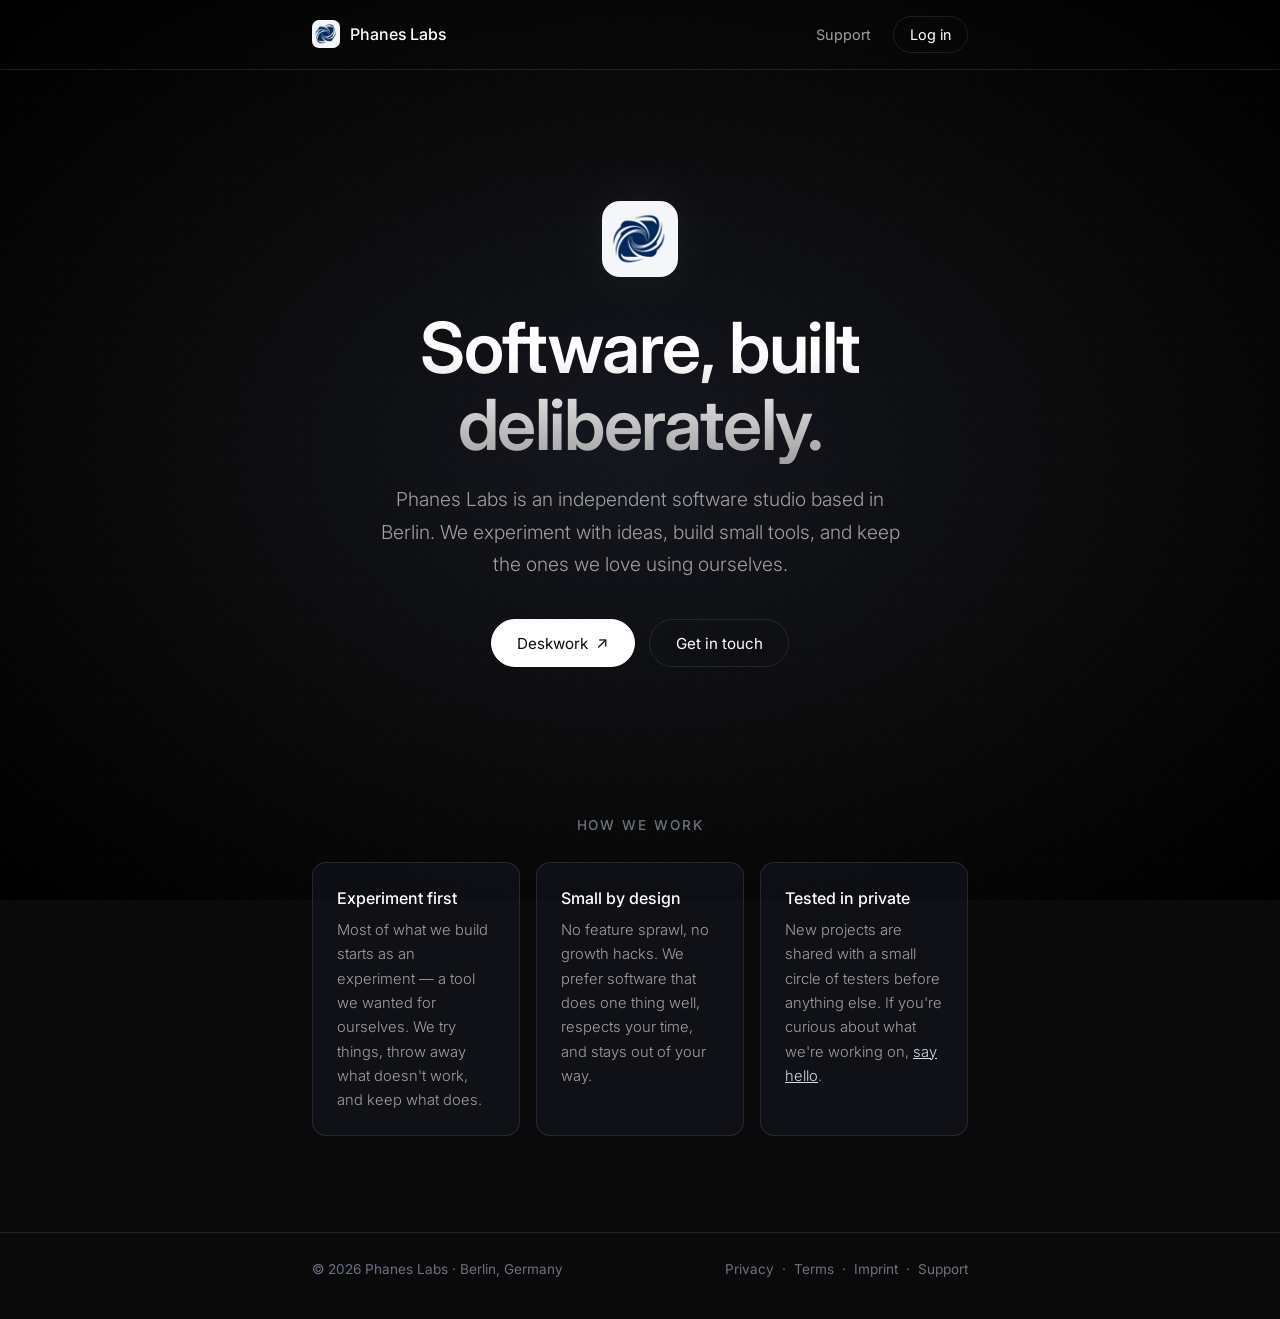
<file: index.html>
<!doctype html>
<html lang="en">
<head>
  <meta charset="utf-8" />
  <meta name="viewport" content="width=device-width, initial-scale=1" />
  <title>Phanes Labs</title>
  <meta name="description" content="Phanes Labs is an independent software studio based in Berlin." />
  <link rel="preconnect" href="https://fonts.googleapis.com" />
  <link rel="preconnect" href="https://fonts.gstatic.com" crossorigin />
  <link rel="stylesheet" href="https://fonts.googleapis.com/css2?family=Inter:wght@300;400;500;600&display=swap" />
  <link rel="stylesheet" href="/styles.css" />
  <link rel="icon" type="image/png" href="/favicon.png" />
  <link rel="apple-touch-icon" href="/apple-touch-icon.png" />
</head>
<body>
  <header class="site">
    <div class="wrap">
      <a class="brand" href="/">
        <img src="/logo.png" alt="" width="28" height="28" />
        Phanes Labs
      </a>
      <nav class="site">
        <a href="/support">Support</a>
        <a class="pill" href="https://app.phaneslabs.com">Log in</a>
      </nav>
    </div>
  </header>

  <main>
    <section class="hero-section">
      <div class="wrap hero">
        <img class="mark" src="/logo.png" alt="Phanes Labs logo" width="76" height="76" />
        <h1>Software, built<br />deliberately.</h1>
        <p class="lede">
          Phanes Labs is an independent software studio based in Berlin.
          We experiment with ideas, build small tools, and keep the ones
          we love using ourselves.
        </p>
        <div class="actions">
          <a class="btn primary" href="https://app.phaneslabs.com">Deskwork <span class="arrow">↗</span></a>
          <a class="btn outline" href="mailto:info@phaneslabs.com">Get in touch</a>
        </div>
      </div>
    </section>

    <section class="below">
      <div class="wrap">
        <h2 class="section-title">How we work</h2>
        <div class="cards">
          <div class="card">
            <h3>Experiment first</h3>
            <p>
              Most of what we build starts as an experiment — a tool we
              wanted for ourselves. We try things, throw away what doesn't
              work, and keep what does.
            </p>
          </div>
          <div class="card">
            <h3>Small by design</h3>
            <p>
              No feature sprawl, no growth hacks. We prefer software that
              does one thing well, respects your time, and stays out of
              your way.
            </p>
          </div>
          <div class="card">
            <h3>Tested in private</h3>
            <p>
              New projects are shared with a small circle of testers before
              anything else. If you're curious about what we're working on,
              <a href="mailto:info@phaneslabs.com">say hello</a>.
            </p>
          </div>
        </div>
      </div>
    </section>
  </main>

  <footer class="site">
    <div class="wrap">
      <span>&copy; 2026 Phanes Labs · Berlin, Germany</span>
      <span>
        <a href="/privacy">Privacy</a> &nbsp;·&nbsp;
        <a href="/terms">Terms</a> &nbsp;·&nbsp;
        <a href="/imprint">Imprint</a> &nbsp;·&nbsp;
        <a href="/support">Support</a>
      </span>
    </div>
  </footer>
</body>
</html>
</file>
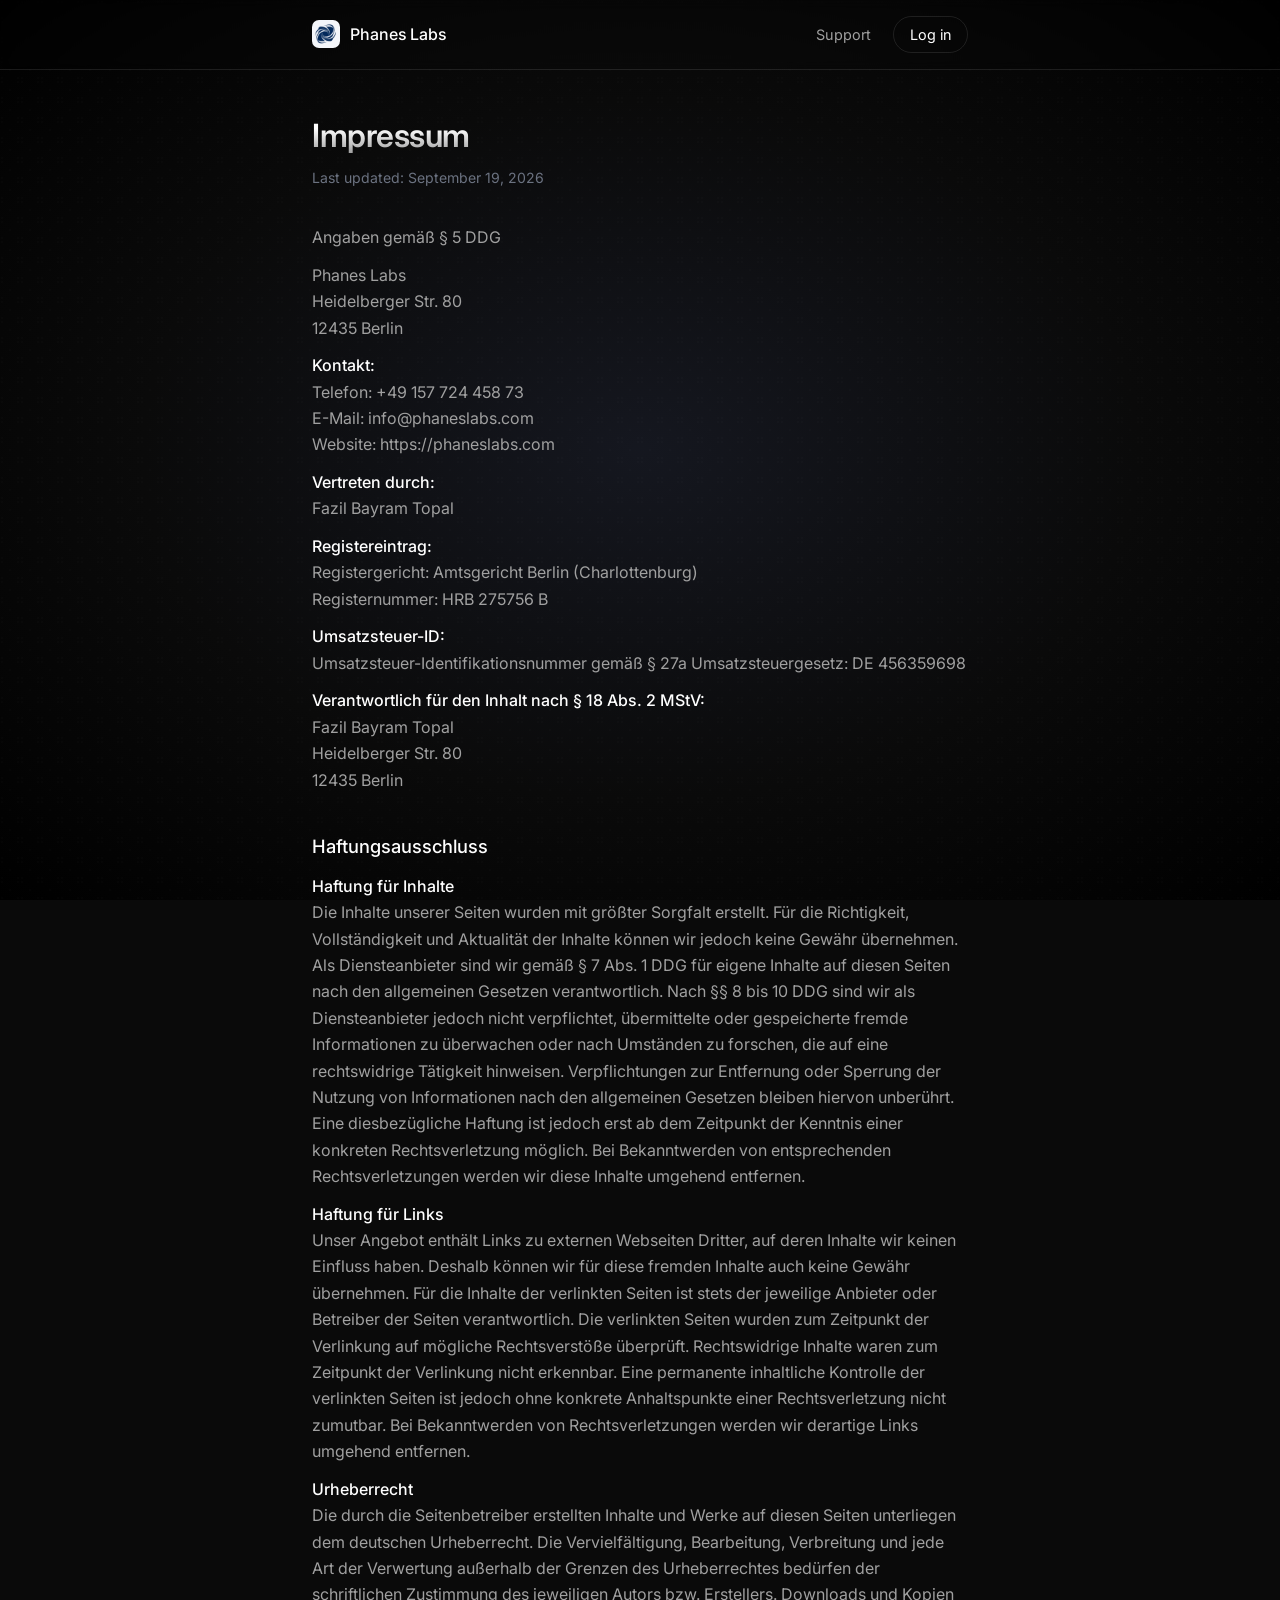
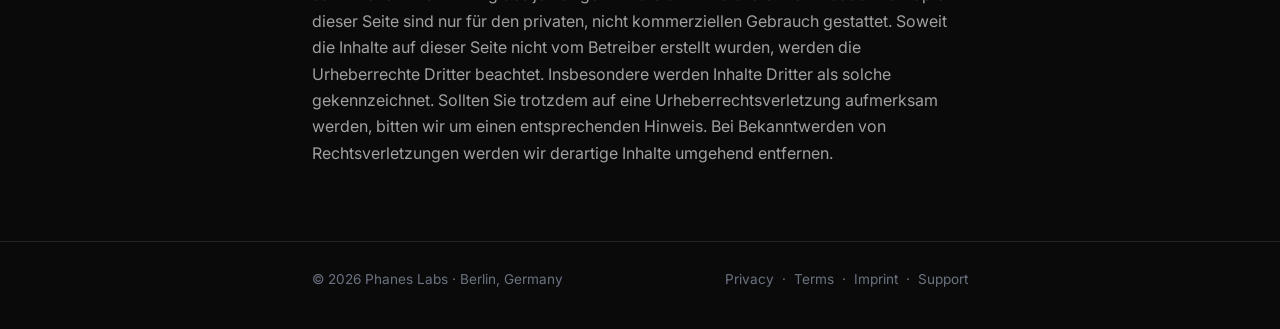
<file: imprint.html>
<!doctype html>
<html lang="de" class="legal">
<head>
  <meta charset="utf-8" />
  <meta name="viewport" content="width=device-width, initial-scale=1" />
  <title>Impressum — Phanes Labs</title>
  <meta name="description" content="Impressum / legal notice for Phanes Labs." />
  <link rel="preconnect" href="https://fonts.googleapis.com" />
  <link rel="preconnect" href="https://fonts.gstatic.com" crossorigin />
  <link rel="stylesheet" href="https://fonts.googleapis.com/css2?family=Inter:wght@300;400;500;600&display=swap" />
  <link rel="stylesheet" href="/styles.css" />
  <link rel="icon" type="image/png" href="/favicon.png" />
  <link rel="apple-touch-icon" href="/apple-touch-icon.png" />
</head>
<body class="legal">
  <header class="site">
    <div class="wrap">
      <a class="brand" href="/">
        <img src="/logo.png" alt="" width="28" height="28" />
        Phanes Labs
      </a>
      <nav class="site">
        <a href="/support">Support</a>
        <a class="pill" href="https://app.phaneslabs.com">Log in</a>
      </nav>
    </div>
  </header>

  <main>
    <div class="wrap">
      <h1>Impressum</h1>
      <p class="updated">Last updated: September 19, 2026</p>

      <p>Angaben gemäß § 5 DDG</p>

      <p>
        Phanes Labs<br />
        Heidelberger Str. 80<br />
        12435 Berlin
      </p>

      <p>
        <strong>Kontakt:</strong><br />
        Telefon: +49 157 724 458 73<br />
        E-Mail: info@phaneslabs.com<br />
        Website: https://phaneslabs.com
      </p>

      <p>
        <strong>Vertreten durch:</strong><br />
        Fazil Bayram Topal
      </p>

      <p>
        <strong>Registereintrag:</strong><br />
        Registergericht: Amtsgericht Berlin (Charlottenburg)<br />
        Registernummer: HRB 275756 B
      </p>

      <p>
        <strong>Umsatzsteuer-ID:</strong><br />
        Umsatzsteuer-Identifikationsnummer gemäß § 27a Umsatzsteuergesetz:
        DE&nbsp;456359698
      </p>

      <p>
        <strong>Verantwortlich für den Inhalt nach § 18 Abs. 2 MStV:</strong><br />
        Fazil Bayram Topal<br />
        Heidelberger Str. 80<br />
        12435 Berlin
      </p>

      <h2>Haftungsausschluss</h2>

      <p>
        <strong>Haftung für Inhalte</strong><br />
        Die Inhalte unserer Seiten wurden mit größter Sorgfalt erstellt. Für
        die Richtigkeit, Vollständigkeit und Aktualität der Inhalte können wir
        jedoch keine Gewähr übernehmen. Als Diensteanbieter sind wir gemäß
        § 7 Abs. 1 DDG für eigene Inhalte auf diesen Seiten nach den
        allgemeinen Gesetzen verantwortlich. Nach §§ 8 bis 10 DDG sind wir als
        Diensteanbieter jedoch nicht verpflichtet, übermittelte oder
        gespeicherte fremde Informationen zu überwachen oder nach Umständen zu
        forschen, die auf eine rechtswidrige Tätigkeit hinweisen.
        Verpflichtungen zur Entfernung oder Sperrung der Nutzung von
        Informationen nach den allgemeinen Gesetzen bleiben hiervon unberührt.
        Eine diesbezügliche Haftung ist jedoch erst ab dem Zeitpunkt der
        Kenntnis einer konkreten Rechtsverletzung möglich. Bei Bekanntwerden
        von entsprechenden Rechtsverletzungen werden wir diese Inhalte
        umgehend entfernen.
      </p>

      <p>
        <strong>Haftung für Links</strong><br />
        Unser Angebot enthält Links zu externen Webseiten Dritter, auf deren
        Inhalte wir keinen Einfluss haben. Deshalb können wir für diese
        fremden Inhalte auch keine Gewähr übernehmen. Für die Inhalte der
        verlinkten Seiten ist stets der jeweilige Anbieter oder Betreiber der
        Seiten verantwortlich. Die verlinkten Seiten wurden zum Zeitpunkt der
        Verlinkung auf mögliche Rechtsverstöße überprüft. Rechtswidrige
        Inhalte waren zum Zeitpunkt der Verlinkung nicht erkennbar. Eine
        permanente inhaltliche Kontrolle der verlinkten Seiten ist jedoch ohne
        konkrete Anhaltspunkte einer Rechtsverletzung nicht zumutbar. Bei
        Bekanntwerden von Rechtsverletzungen werden wir derartige Links
        umgehend entfernen.
      </p>

      <p>
        <strong>Urheberrecht</strong><br />
        Die durch die Seitenbetreiber erstellten Inhalte und Werke auf diesen
        Seiten unterliegen dem deutschen Urheberrecht. Die Vervielfältigung,
        Bearbeitung, Verbreitung und jede Art der Verwertung außerhalb der
        Grenzen des Urheberrechtes bedürfen der schriftlichen Zustimmung des
        jeweiligen Autors bzw. Erstellers. Downloads und Kopien dieser Seite
        sind nur für den privaten, nicht kommerziellen Gebrauch gestattet.
        Soweit die Inhalte auf dieser Seite nicht vom Betreiber erstellt
        wurden, werden die Urheberrechte Dritter beachtet. Insbesondere werden
        Inhalte Dritter als solche gekennzeichnet. Sollten Sie trotzdem auf
        eine Urheberrechtsverletzung aufmerksam werden, bitten wir um einen
        entsprechenden Hinweis. Bei Bekanntwerden von Rechtsverletzungen
        werden wir derartige Inhalte umgehend entfernen.
      </p>
    </div>
  </main>

  <footer class="site">
    <div class="wrap">
      <span>&copy; 2026 Phanes Labs · Berlin, Germany</span>
      <span>
        <a href="/privacy">Privacy</a> &nbsp;·&nbsp;
        <a href="/terms">Terms</a> &nbsp;·&nbsp;
        <a href="/imprint">Imprint</a> &nbsp;·&nbsp;
        <a href="/support">Support</a>
      </span>
    </div>
  </footer>
</body>
</html>
</file>
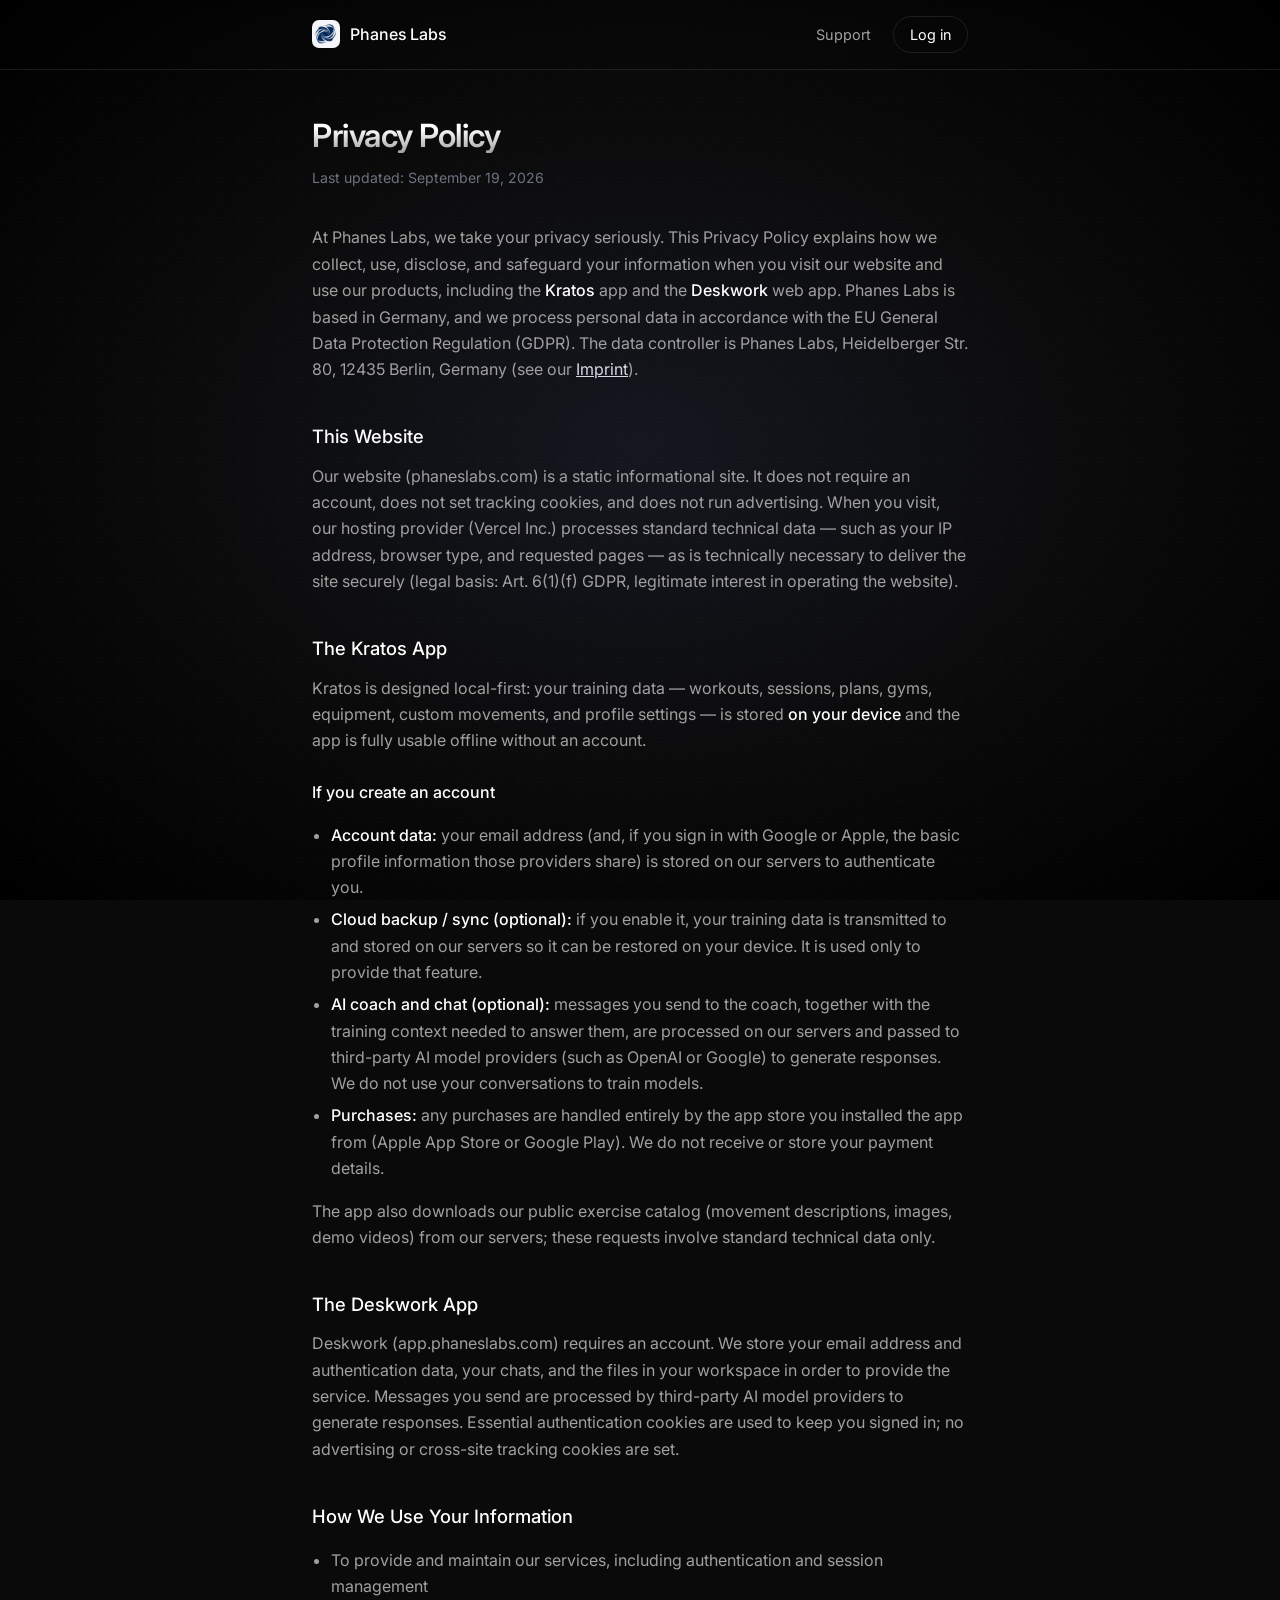
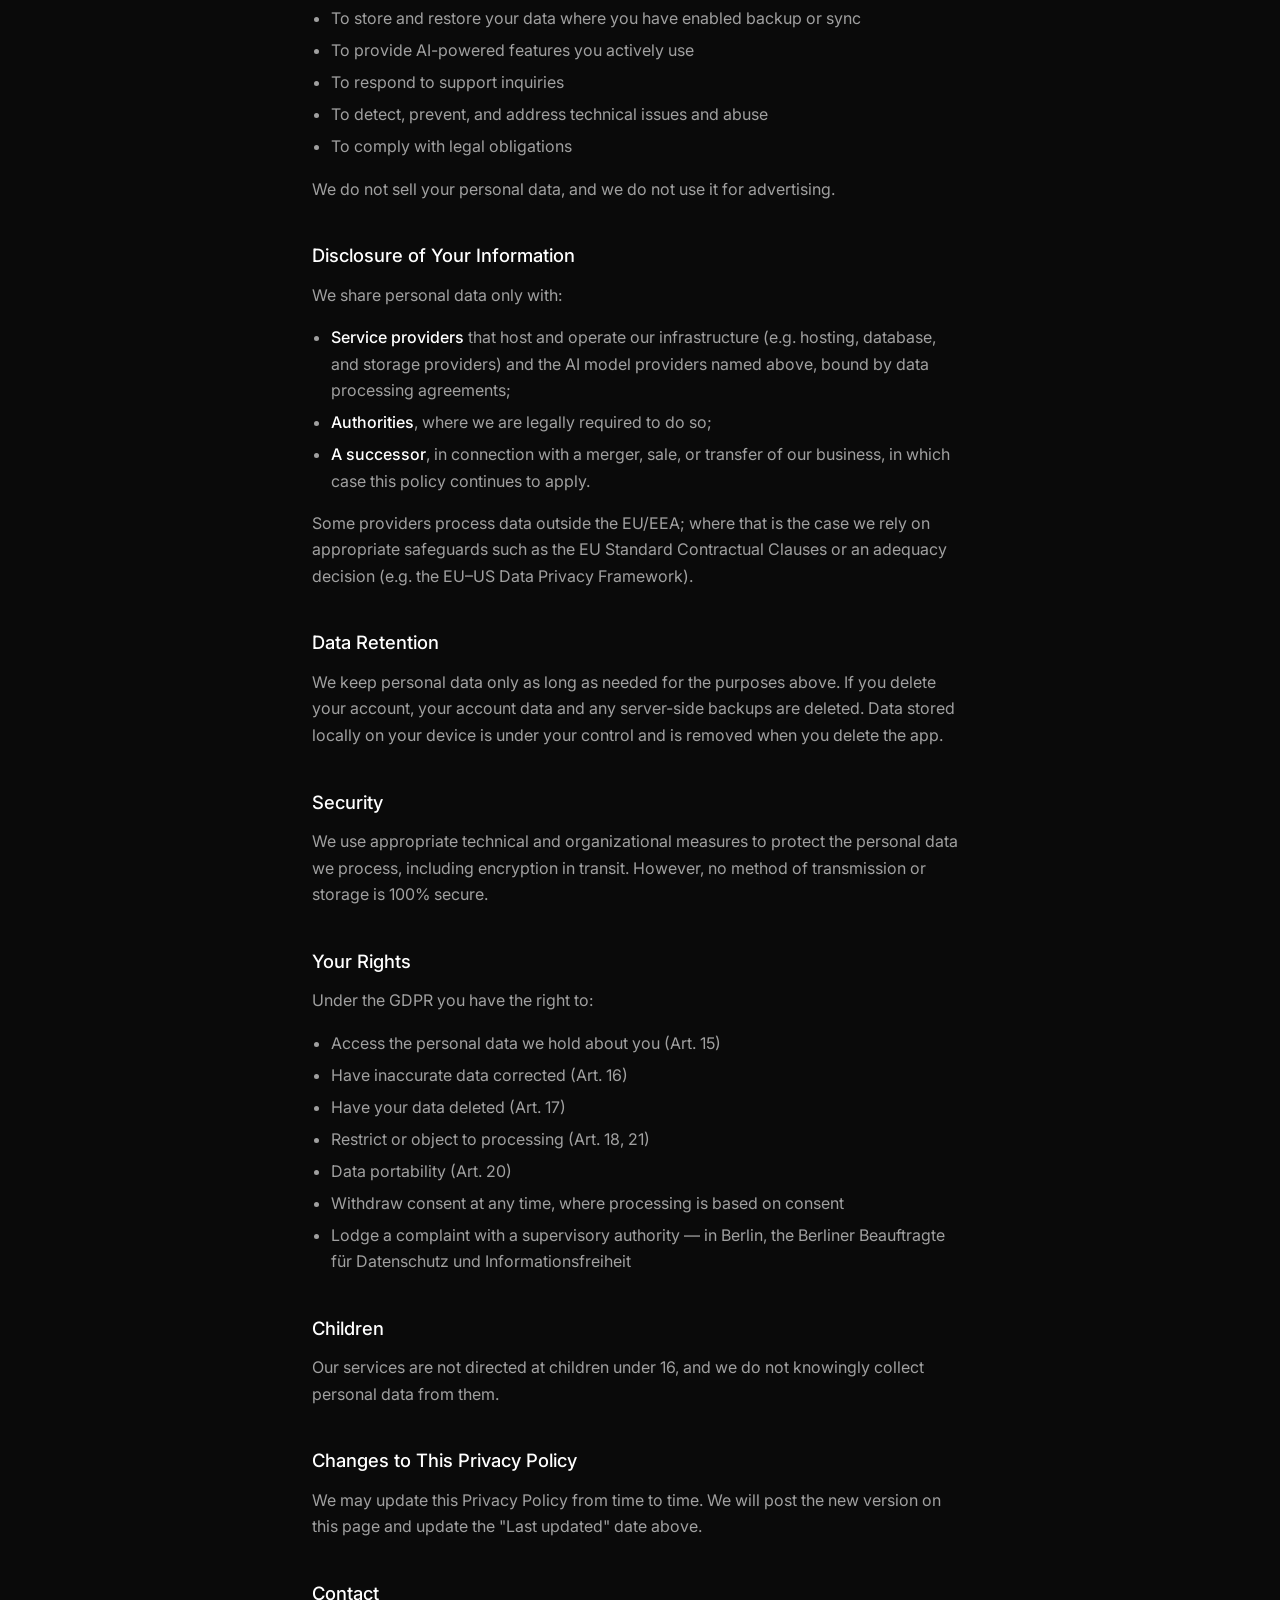
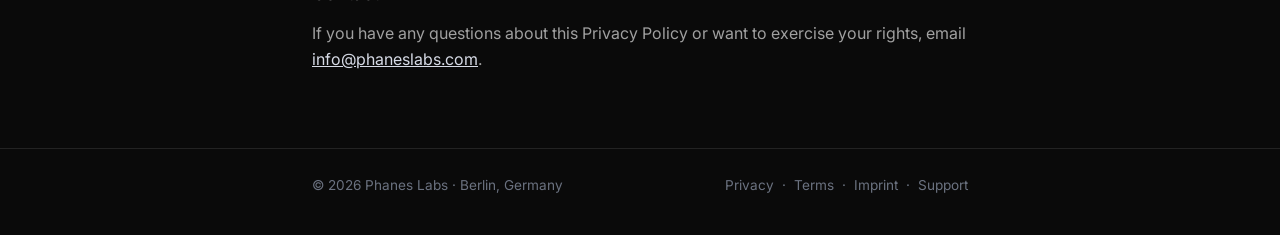
<file: privacy.html>
<!doctype html>
<html lang="en" class="legal">
<head>
  <meta charset="utf-8" />
  <meta name="viewport" content="width=device-width, initial-scale=1" />
  <title>Privacy Policy — Phanes Labs</title>
  <meta name="description" content="Privacy Policy for the Phanes Labs website and apps." />
  <link rel="preconnect" href="https://fonts.googleapis.com" />
  <link rel="preconnect" href="https://fonts.gstatic.com" crossorigin />
  <link rel="stylesheet" href="https://fonts.googleapis.com/css2?family=Inter:wght@300;400;500;600&display=swap" />
  <link rel="stylesheet" href="/styles.css" />
  <link rel="icon" type="image/png" href="/favicon.png" />
  <link rel="apple-touch-icon" href="/apple-touch-icon.png" />
</head>
<body class="legal">
  <header class="site">
    <div class="wrap">
      <a class="brand" href="/">
        <img src="/logo.png" alt="" width="28" height="28" />
        Phanes Labs
      </a>
      <nav class="site">
        <a href="/support">Support</a>
        <a class="pill" href="https://app.phaneslabs.com">Log in</a>
      </nav>
    </div>
  </header>

  <main>
    <div class="wrap">
      <h1>Privacy Policy</h1>
      <p class="updated">Last updated: September 19, 2026</p>

      <p>
        At Phanes Labs, we take your privacy seriously. This Privacy Policy
        explains how we collect, use, disclose, and safeguard your information
        when you visit our website and use our products, including the
        <strong>Kratos</strong> app and the <strong>Deskwork</strong>
        web app. Phanes Labs is based in Germany, and we process personal data
        in accordance with the EU General Data Protection Regulation (GDPR).
        The data controller is Phanes Labs, Heidelberger Str. 80, 12435 Berlin,
        Germany (see our <a href="/imprint">Imprint</a>).
      </p>

      <h2>This Website</h2>
      <p>
        Our website (phaneslabs.com) is a static informational site. It does
        not require an account, does not set tracking cookies, and does not run
        advertising. When you visit, our hosting provider (Vercel Inc.)
        processes standard technical data — such as your IP address, browser
        type, and requested pages — as is technically necessary to deliver the
        site securely (legal basis: Art. 6(1)(f) GDPR, legitimate interest in
        operating the website).
      </p>

      <h2>The Kratos App</h2>
      <p>
        Kratos is designed local-first: your training data — workouts,
        sessions, plans, gyms, equipment, custom movements, and profile
        settings — is stored <strong>on your device</strong> and the app is
        fully usable offline without an account.
      </p>
      <h3>If you create an account</h3>
      <ul>
        <li><strong>Account data:</strong> your email address (and, if you sign
          in with Google or Apple, the basic profile information those
          providers share) is stored on our servers to authenticate you.</li>
        <li><strong>Cloud backup / sync (optional):</strong> if you enable it,
          your training data is transmitted to and stored on our servers so it
          can be restored on your device. It is used only to provide that
          feature.</li>
        <li><strong>AI coach and chat (optional):</strong> messages you send to
          the coach, together with the training context needed to answer them,
          are processed on our servers and passed to third-party AI model
          providers (such as OpenAI or Google) to generate responses. We do not
          use your conversations to train models.</li>
        <li><strong>Purchases:</strong> any purchases are handled entirely by
          the app store you installed the app from (Apple App Store or Google
          Play). We do not receive or store your payment details.</li>
      </ul>
      <p>
        The app also downloads our public exercise catalog (movement
        descriptions, images, demo videos) from our servers; these requests
        involve standard technical data only.
      </p>

      <h2>The Deskwork App</h2>
      <p>
        Deskwork (app.phaneslabs.com) requires an account. We store your email
        address and authentication data, your chats, and the files in your
        workspace in order to provide the service. Messages you send are
        processed by third-party AI model providers to generate responses.
        Essential authentication cookies are used to keep you signed in; no
        advertising or cross-site tracking cookies are set.
      </p>

      <h2>How We Use Your Information</h2>
      <ul>
        <li>To provide and maintain our services, including authentication and session management</li>
        <li>To store and restore your data where you have enabled backup or sync</li>
        <li>To provide AI-powered features you actively use</li>
        <li>To respond to support inquiries</li>
        <li>To detect, prevent, and address technical issues and abuse</li>
        <li>To comply with legal obligations</li>
      </ul>
      <p>
        We do not sell your personal data, and we do not use it for
        advertising.
      </p>

      <h2>Disclosure of Your Information</h2>
      <p>We share personal data only with:</p>
      <ul>
        <li><strong>Service providers</strong> that host and operate our
          infrastructure (e.g. hosting, database, and storage providers) and
          the AI model providers named above, bound by data processing
          agreements;</li>
        <li><strong>Authorities</strong>, where we are legally required to do
          so;</li>
        <li><strong>A successor</strong>, in connection with a merger, sale, or
          transfer of our business, in which case this policy continues to
          apply.</li>
      </ul>
      <p>
        Some providers process data outside the EU/EEA; where that is the case
        we rely on appropriate safeguards such as the EU Standard Contractual
        Clauses or an adequacy decision (e.g. the EU–US Data Privacy
        Framework).
      </p>

      <h2>Data Retention</h2>
      <p>
        We keep personal data only as long as needed for the purposes above.
        If you delete your account, your account data and any server-side
        backups are deleted. Data stored locally on your device is under your
        control and is removed when you delete the app.
      </p>

      <h2>Security</h2>
      <p>
        We use appropriate technical and organizational measures to protect
        the personal data we process, including encryption in transit.
        However, no method of transmission or storage is 100% secure.
      </p>

      <h2>Your Rights</h2>
      <p>Under the GDPR you have the right to:</p>
      <ul>
        <li>Access the personal data we hold about you (Art. 15)</li>
        <li>Have inaccurate data corrected (Art. 16)</li>
        <li>Have your data deleted (Art. 17)</li>
        <li>Restrict or object to processing (Art. 18, 21)</li>
        <li>Data portability (Art. 20)</li>
        <li>Withdraw consent at any time, where processing is based on consent</li>
        <li>Lodge a complaint with a supervisory authority — in Berlin, the
          Berliner Beauftragte für Datenschutz und Informationsfreiheit</li>
      </ul>

      <h2>Children</h2>
      <p>
        Our services are not directed at children under 16, and we do not
        knowingly collect personal data from them.
      </p>

      <h2>Changes to This Privacy Policy</h2>
      <p>
        We may update this Privacy Policy from time to time. We will post the
        new version on this page and update the "Last updated" date above.
      </p>

      <h2>Contact</h2>
      <p>
        If you have any questions about this Privacy Policy or want to
        exercise your rights, email
        <a href="mailto:info@phaneslabs.com">info@phaneslabs.com</a>.
      </p>
    </div>
  </main>

  <footer class="site">
    <div class="wrap">
      <span>&copy; 2026 Phanes Labs · Berlin, Germany</span>
      <span>
        <a href="/privacy">Privacy</a> &nbsp;·&nbsp;
        <a href="/terms">Terms</a> &nbsp;·&nbsp;
        <a href="/imprint">Imprint</a> &nbsp;·&nbsp;
        <a href="/support">Support</a>
      </span>
    </div>
  </footer>
</body>
</html>
</file>
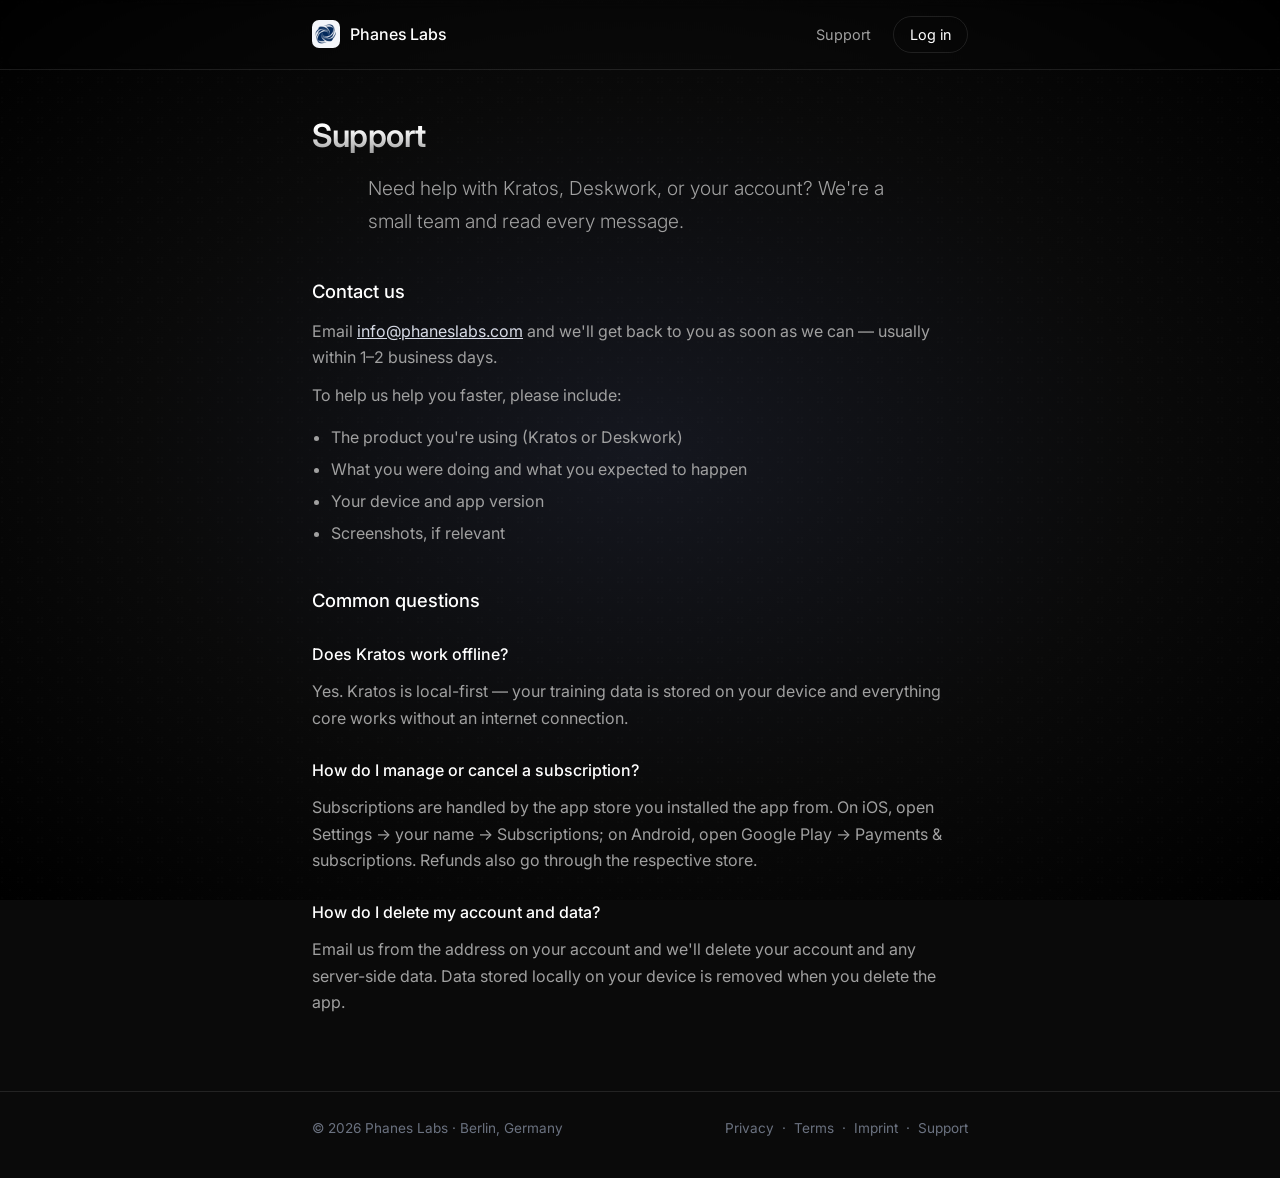
<file: support.html>
<!doctype html>
<html lang="en" class="legal">
<head>
  <meta charset="utf-8" />
  <meta name="viewport" content="width=device-width, initial-scale=1" />
  <title>Support — Phanes Labs</title>
  <meta name="description" content="Get help with Kratos, Deskwork, or anything else from Phanes Labs." />
  <link rel="preconnect" href="https://fonts.googleapis.com" />
  <link rel="preconnect" href="https://fonts.gstatic.com" crossorigin />
  <link rel="stylesheet" href="https://fonts.googleapis.com/css2?family=Inter:wght@300;400;500;600&display=swap" />
  <link rel="stylesheet" href="/styles.css" />
  <link rel="icon" type="image/png" href="/favicon.png" />
  <link rel="apple-touch-icon" href="/apple-touch-icon.png" />
</head>
<body class="legal">
  <header class="site">
    <div class="wrap">
      <a class="brand" href="/">
        <img src="/logo.png" alt="" width="28" height="28" />
        Phanes Labs
      </a>
      <nav class="site">
        <a href="/support">Support</a>
        <a class="pill" href="https://app.phaneslabs.com">Log in</a>
      </nav>
    </div>
  </header>

  <main>
    <div class="wrap">
      <h1>Support</h1>
      <p class="lede">
        Need help with Kratos, Deskwork, or your account? We're a small team
        and read every message.
      </p>

      <h2>Contact us</h2>
      <p>
        Email <a href="mailto:info@phaneslabs.com">info@phaneslabs.com</a> and
        we'll get back to you as soon as we can — usually within 1–2 business
        days.
      </p>
      <p>To help us help you faster, please include:</p>
      <ul>
        <li>The product you're using (Kratos or Deskwork)</li>
        <li>What you were doing and what you expected to happen</li>
        <li>Your device and app version</li>
        <li>Screenshots, if relevant</li>
      </ul>

      <h2>Common questions</h2>
      <h3>Does Kratos work offline?</h3>
      <p>
        Yes. Kratos is local-first — your training data is stored on your
        device and everything core works without an internet connection.
      </p>
      <h3>How do I manage or cancel a subscription?</h3>
      <p>
        Subscriptions are handled by the app store you installed the app
        from. On iOS, open Settings → your name → Subscriptions; on Android,
        open Google Play → Payments &amp; subscriptions. Refunds also go
        through the respective store.
      </p>
      <h3>How do I delete my account and data?</h3>
      <p>
        Email us from the address on your account and we'll delete your
        account and any server-side data. Data stored locally on your device
        is removed when you delete the app.
      </p>
    </div>
  </main>

  <footer class="site">
    <div class="wrap">
      <span>&copy; 2026 Phanes Labs · Berlin, Germany</span>
      <span>
        <a href="/privacy">Privacy</a> &nbsp;·&nbsp;
        <a href="/terms">Terms</a> &nbsp;·&nbsp;
        <a href="/imprint">Imprint</a> &nbsp;·&nbsp;
        <a href="/support">Support</a>
      </span>
    </div>
  </footer>
</body>
</html>
</file>
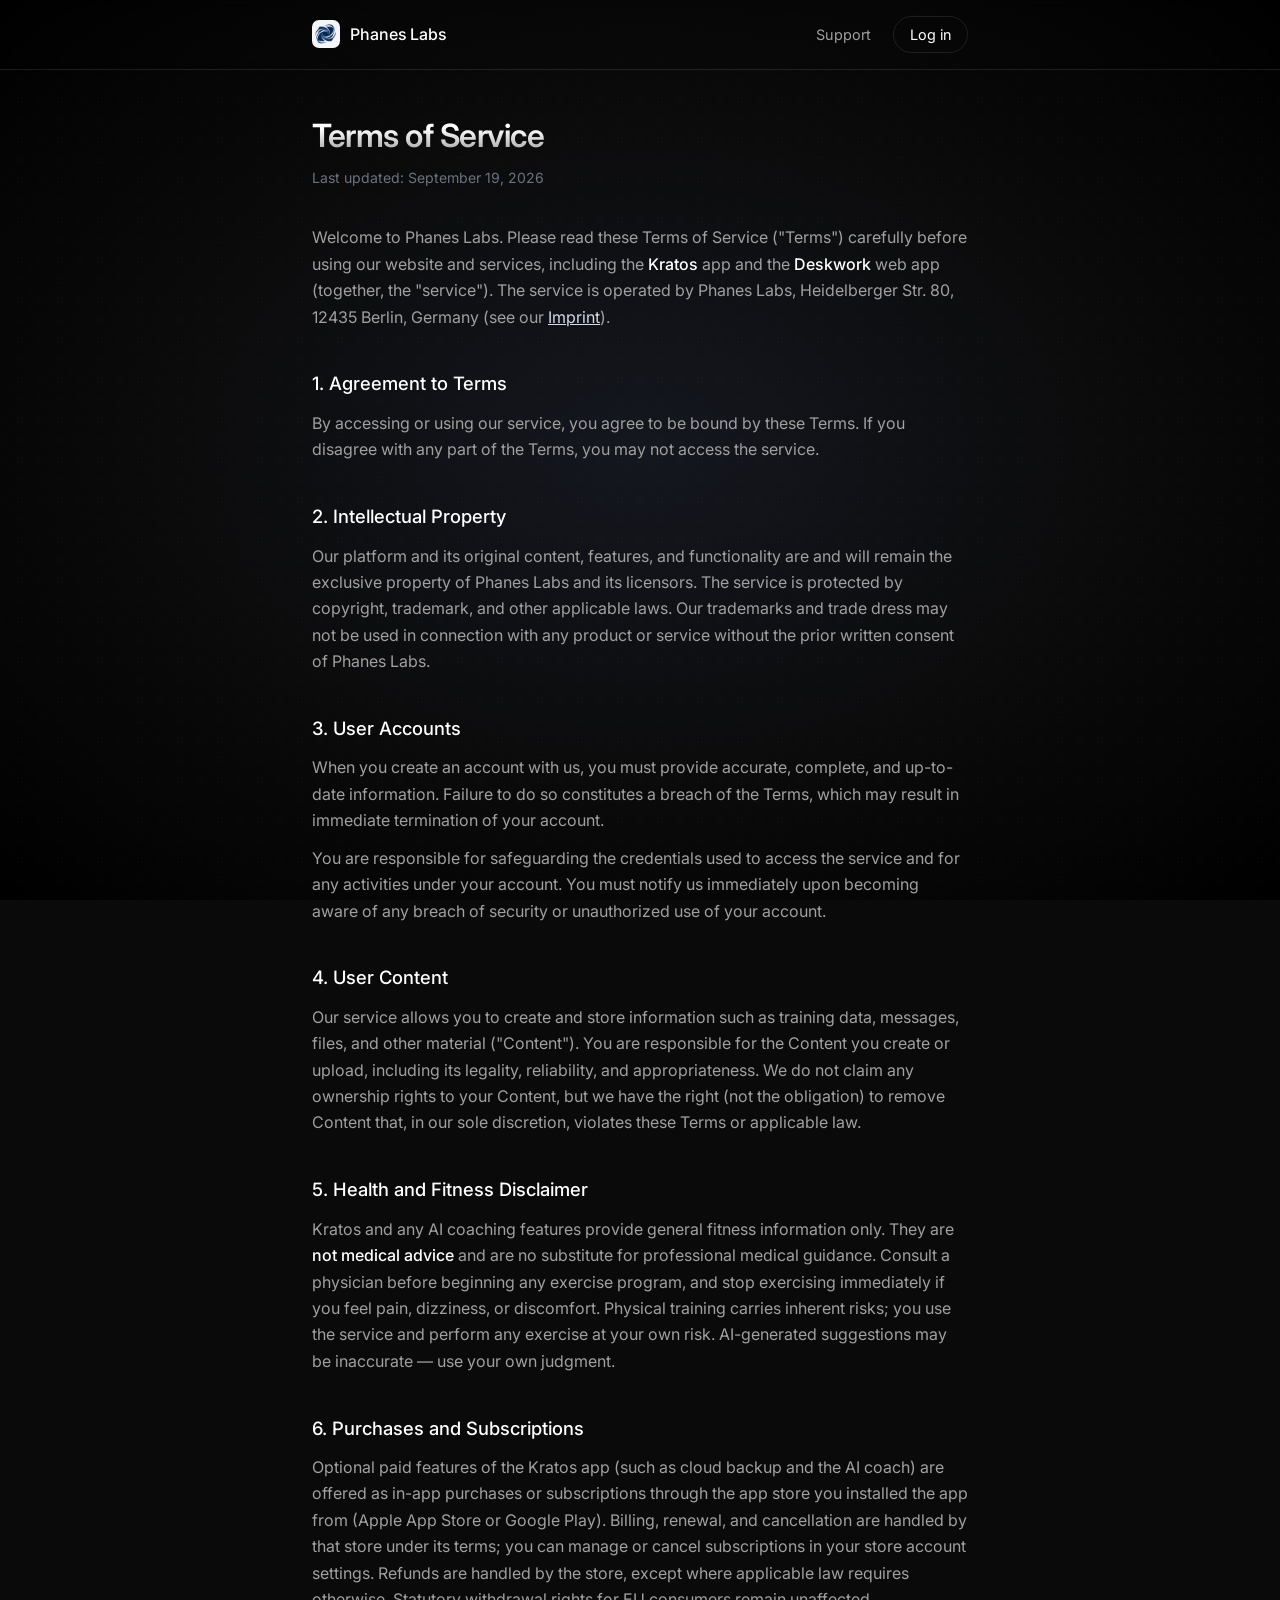
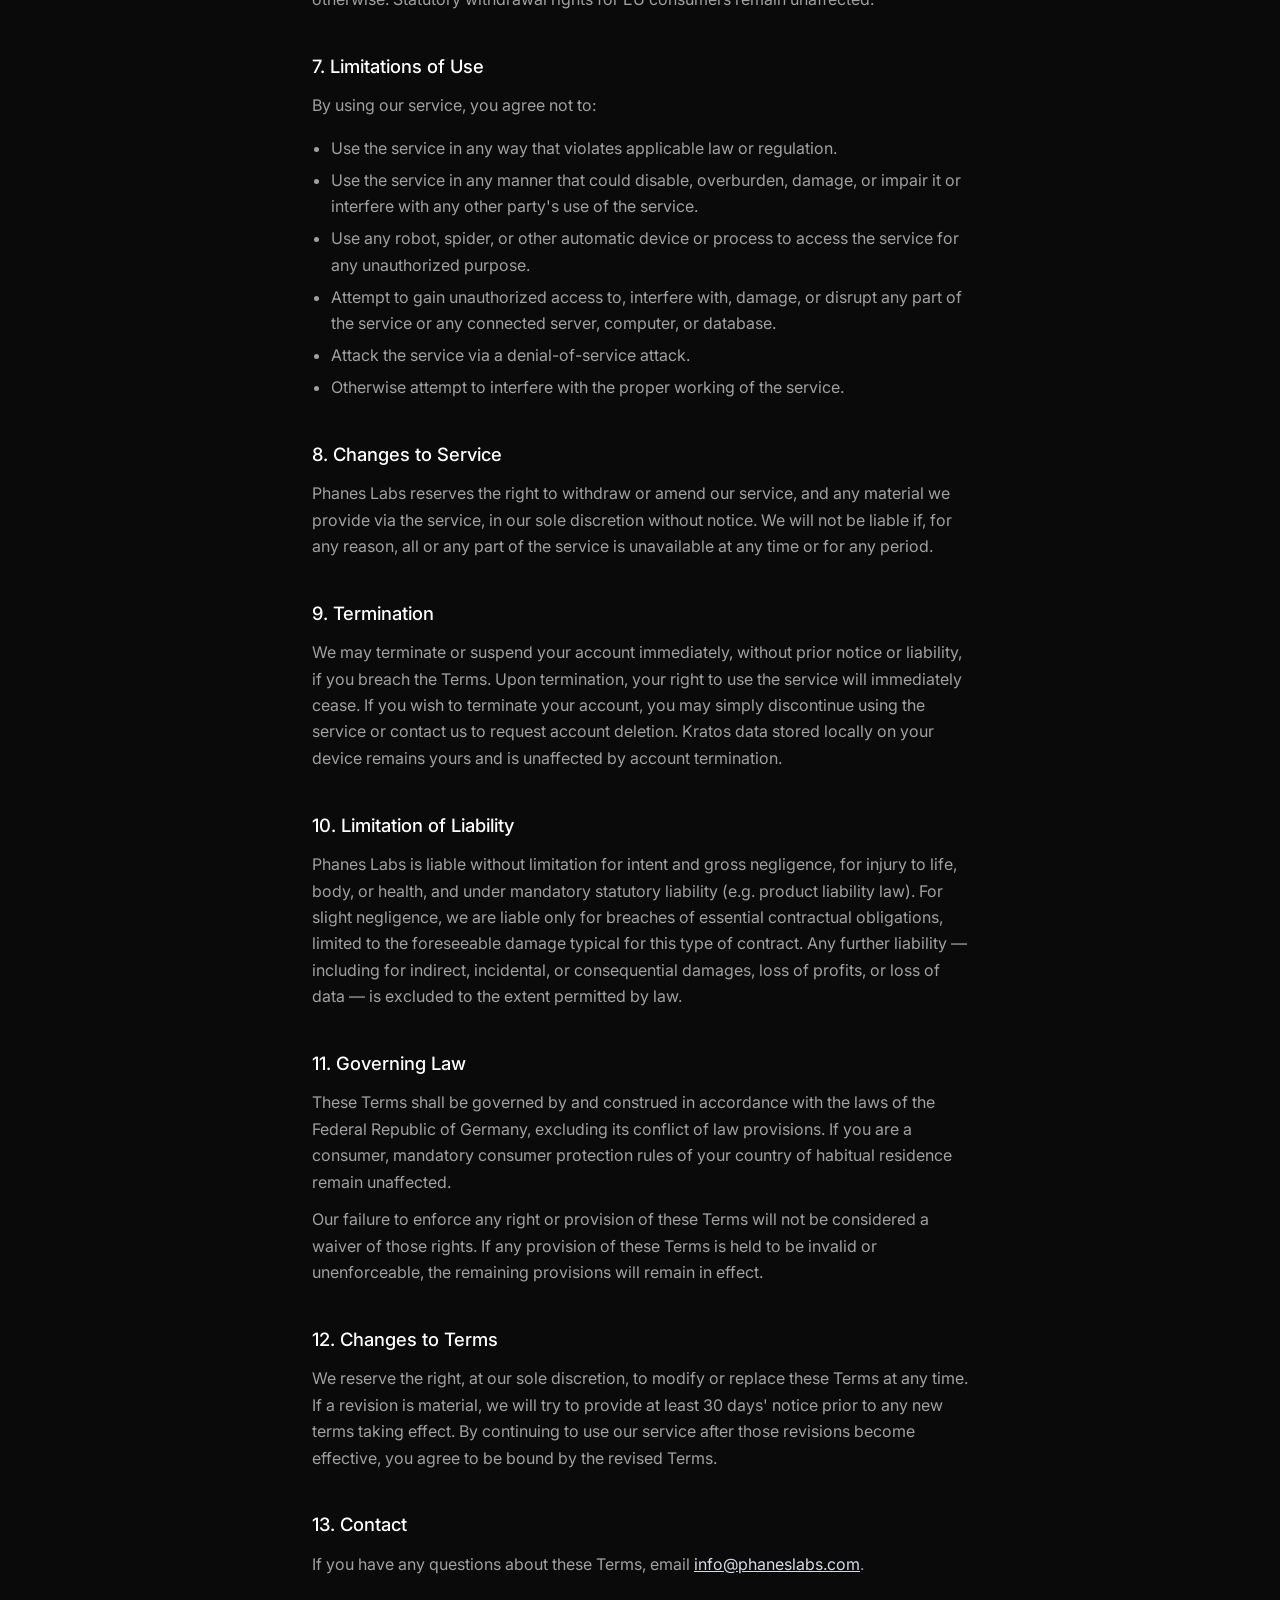
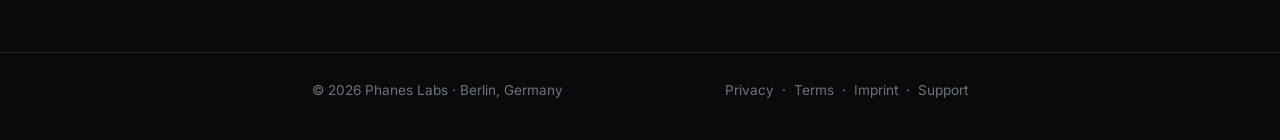
<file: terms.html>
<!doctype html>
<html lang="en" class="legal">
<head>
  <meta charset="utf-8" />
  <meta name="viewport" content="width=device-width, initial-scale=1" />
  <title>Terms of Service — Phanes Labs</title>
  <meta name="description" content="Terms of Service for the Phanes Labs website and apps." />
  <link rel="preconnect" href="https://fonts.googleapis.com" />
  <link rel="preconnect" href="https://fonts.gstatic.com" crossorigin />
  <link rel="stylesheet" href="https://fonts.googleapis.com/css2?family=Inter:wght@300;400;500;600&display=swap" />
  <link rel="stylesheet" href="/styles.css" />
  <link rel="icon" type="image/png" href="/favicon.png" />
  <link rel="apple-touch-icon" href="/apple-touch-icon.png" />
</head>
<body class="legal">
  <header class="site">
    <div class="wrap">
      <a class="brand" href="/">
        <img src="/logo.png" alt="" width="28" height="28" />
        Phanes Labs
      </a>
      <nav class="site">
        <a href="/support">Support</a>
        <a class="pill" href="https://app.phaneslabs.com">Log in</a>
      </nav>
    </div>
  </header>

  <main>
    <div class="wrap">
      <h1>Terms of Service</h1>
      <p class="updated">Last updated: September 19, 2026</p>

      <p>
        Welcome to Phanes Labs. Please read these Terms of Service ("Terms")
        carefully before using our website and services, including the
        <strong>Kratos</strong> app and the <strong>Deskwork</strong>
        web app (together, the "service"). The service is operated by Phanes
        Labs, Heidelberger Str. 80, 12435 Berlin, Germany (see our
        <a href="/imprint">Imprint</a>).
      </p>

      <h2>1. Agreement to Terms</h2>
      <p>
        By accessing or using our service, you agree to be bound by these
        Terms. If you disagree with any part of the Terms, you may not access
        the service.
      </p>

      <h2>2. Intellectual Property</h2>
      <p>
        Our platform and its original content, features, and functionality are
        and will remain the exclusive property of Phanes Labs and its
        licensors. The service is protected by copyright, trademark, and other
        applicable laws. Our trademarks and trade dress may not be used in
        connection with any product or service without the prior written
        consent of Phanes Labs.
      </p>

      <h2>3. User Accounts</h2>
      <p>
        When you create an account with us, you must provide accurate,
        complete, and up-to-date information. Failure to do so constitutes a
        breach of the Terms, which may result in immediate termination of your
        account.
      </p>
      <p>
        You are responsible for safeguarding the credentials used to access
        the service and for any activities under your account. You must notify
        us immediately upon becoming aware of any breach of security or
        unauthorized use of your account.
      </p>

      <h2>4. User Content</h2>
      <p>
        Our service allows you to create and store information such as
        training data, messages, files, and other material ("Content"). You
        are responsible for the Content you create or upload, including its
        legality, reliability, and appropriateness. We do not claim any
        ownership rights to your Content, but we have the right (not the
        obligation) to remove Content that, in our sole discretion, violates
        these Terms or applicable law.
      </p>

      <h2>5. Health and Fitness Disclaimer</h2>
      <p>
        Kratos and any AI coaching features provide general fitness
        information only. They are <strong>not medical advice</strong> and are
        no substitute for professional medical guidance. Consult a physician
        before beginning any exercise program, and stop exercising immediately
        if you feel pain, dizziness, or discomfort. Physical training carries
        inherent risks; you use the service and perform any exercise at your
        own risk. AI-generated suggestions may be inaccurate — use your own
        judgment.
      </p>

      <h2>6. Purchases and Subscriptions</h2>
      <p>
        Optional paid features of the Kratos app (such as cloud backup and the
        AI coach) are offered as in-app purchases or subscriptions through the
        app store you installed the app from (Apple App Store or Google Play).
        Billing, renewal, and cancellation are handled by that store under its
        terms; you can manage or cancel subscriptions in your store account
        settings. Refunds are handled by the store, except where applicable
        law requires otherwise. Statutory withdrawal rights for EU consumers
        remain unaffected.
      </p>

      <h2>7. Limitations of Use</h2>
      <p>By using our service, you agree not to:</p>
      <ul>
        <li>Use the service in any way that violates applicable law or regulation.</li>
        <li>Use the service in any manner that could disable, overburden, damage, or impair it or interfere with any other party's use of the service.</li>
        <li>Use any robot, spider, or other automatic device or process to access the service for any unauthorized purpose.</li>
        <li>Attempt to gain unauthorized access to, interfere with, damage, or disrupt any part of the service or any connected server, computer, or database.</li>
        <li>Attack the service via a denial-of-service attack.</li>
        <li>Otherwise attempt to interfere with the proper working of the service.</li>
      </ul>

      <h2>8. Changes to Service</h2>
      <p>
        Phanes Labs reserves the right to withdraw or amend our service, and
        any material we provide via the service, in our sole discretion
        without notice. We will not be liable if, for any reason, all or any
        part of the service is unavailable at any time or for any period.
      </p>

      <h2>9. Termination</h2>
      <p>
        We may terminate or suspend your account immediately, without prior
        notice or liability, if you breach the Terms. Upon termination, your
        right to use the service will immediately cease. If you wish to
        terminate your account, you may simply discontinue using the service
        or contact us to request account deletion. Kratos data stored locally
        on your device remains yours and is unaffected by account
        termination.
      </p>

      <h2>10. Limitation of Liability</h2>
      <p>
        Phanes Labs is liable without limitation for intent and gross
        negligence, for injury to life, body, or health, and under mandatory
        statutory liability (e.g. product liability law). For slight
        negligence, we are liable only for breaches of essential contractual
        obligations, limited to the foreseeable damage typical for this type
        of contract. Any further liability — including for indirect,
        incidental, or consequential damages, loss of profits, or loss of
        data — is excluded to the extent permitted by law.
      </p>

      <h2>11. Governing Law</h2>
      <p>
        These Terms shall be governed by and construed in accordance with the
        laws of the Federal Republic of Germany, excluding its conflict of law
        provisions. If you are a consumer, mandatory consumer protection rules
        of your country of habitual residence remain unaffected.
      </p>
      <p>
        Our failure to enforce any right or provision of these Terms will not
        be considered a waiver of those rights. If any provision of these
        Terms is held to be invalid or unenforceable, the remaining provisions
        will remain in effect.
      </p>

      <h2>12. Changes to Terms</h2>
      <p>
        We reserve the right, at our sole discretion, to modify or replace
        these Terms at any time. If a revision is material, we will try to
        provide at least 30 days' notice prior to any new terms taking effect.
        By continuing to use our service after those revisions become
        effective, you agree to be bound by the revised Terms.
      </p>

      <h2>13. Contact</h2>
      <p>
        If you have any questions about these Terms, email
        <a href="mailto:info@phaneslabs.com">info@phaneslabs.com</a>.
      </p>
    </div>
  </main>

  <footer class="site">
    <div class="wrap">
      <span>&copy; 2026 Phanes Labs · Berlin, Germany</span>
      <span>
        <a href="/privacy">Privacy</a> &nbsp;·&nbsp;
        <a href="/terms">Terms</a> &nbsp;·&nbsp;
        <a href="/imprint">Imprint</a> &nbsp;·&nbsp;
        <a href="/support">Support</a>
      </span>
    </div>
  </footer>
</body>
</html>
</file>
<file: styles.css>
/* Phanes Labs — phaneslabs.com. Static, dependency-free, dark brand theme. */

:root {
  --bg: #0a0a0a;
  --surface: #1e2231;
  --surface-elevated: #252a3c;
  --text: #ffffff;
  --text-secondary: #a0a0a0;
  --text-muted: #6b7280;
  --border: rgba(255, 255, 255, 0.1);
  --border-hover: rgba(255, 255, 255, 0.25);
  --max-width: 44rem;
}

* {
  box-sizing: border-box;
}

html {
  height: 100%;
}

body {
  margin: 0;
  min-height: 100%;
  display: flex;
  flex-direction: column;
  background-color: var(--bg);
  background-image: url("/bg-texture.svg"),
    radial-gradient(
      ellipse at center,
      rgba(30, 34, 49, 0.55) 0%,
      rgba(10, 10, 10, 0.95) 55%,
      rgba(0, 0, 0, 1) 100%
    );
  background-attachment: fixed;
  color: var(--text);
  font-family: "Inter", -apple-system, BlinkMacSystemFont, "Segoe UI", Roboto,
    "Helvetica Neue", Arial, sans-serif;
  line-height: 1.65;
  -webkit-font-smoothing: antialiased;
}

.wrap {
  width: 100%;
  max-width: var(--max-width);
  margin: 0 auto;
  padding: 0 1.5rem;
}

/* ---- Header ---- */

header.site {
  border-bottom: 1px solid var(--border);
  backdrop-filter: blur(6px);
}

header.site .wrap {
  display: flex;
  align-items: center;
  justify-content: space-between;
  gap: 1rem;
  padding-top: 1rem;
  padding-bottom: 1rem;
}

.brand {
  display: inline-flex;
  align-items: center;
  gap: 0.65rem;
  font-weight: 500;
  letter-spacing: -0.01em;
  text-decoration: none;
  color: var(--text);
  font-size: 1rem;
}

.brand img {
  width: 28px;
  height: 28px;
  border-radius: 7px;
  background: #f4f6fa;
  padding: 2px;
  display: block;
}

nav.site {
  display: flex;
  align-items: center;
  gap: 1.4rem;
}

nav.site a {
  color: var(--text-secondary);
  text-decoration: none;
  font-size: 0.9rem;
  font-weight: 400;
}

nav.site a:hover {
  color: var(--text);
}

nav.site a.pill {
  color: var(--text);
  border: 1px solid var(--border);
  border-radius: 999px;
  padding: 0.35rem 1rem;
  transition: border-color 0.15s ease, background 0.15s ease;
}

nav.site a.pill:hover {
  border-color: var(--border-hover);
  background: rgba(255, 255, 255, 0.06);
}

/* ---- Main / hero ---- */

main {
  flex: 1;
}

.legal main {
  padding: 3rem 0 4rem;
}

.hero-section {
  display: flex;
  align-items: center;
  min-height: calc(88vh - 4rem);
  padding: 4rem 0;
}

.below {
  padding: 1rem 0 6rem;
}

.section-title {
  text-align: center;
  font-size: 0.85rem;
  font-weight: 500;
  text-transform: uppercase;
  letter-spacing: 0.14em;
  color: var(--text-muted);
  margin: 0 0 1.6rem;
}

.cards {
  display: grid;
  grid-template-columns: repeat(auto-fit, minmax(12rem, 1fr));
  gap: 1rem;
}

.card {
  background: rgba(30, 34, 49, 0.35);
  border: 1px solid var(--border);
  border-radius: 14px;
  padding: 1.4rem 1.5rem;
}

.card h3 {
  margin: 0 0 0.4rem;
  font-size: 1rem;
  font-weight: 500;
  color: var(--text);
}

.card p {
  margin: 0;
  font-size: 0.92rem;
  font-weight: 300;
  line-height: 1.65;
  color: var(--text-secondary);
}

.hero {
  text-align: center;
  display: flex;
  flex-direction: column;
  align-items: center;
}

.hero .mark {
  width: 76px;
  height: 76px;
  border-radius: 18px;
  background: #f4f6fa;
  padding: 8px;
  margin-bottom: 2rem;
  box-shadow: 0 0 60px rgba(255, 255, 255, 0.07);
}

h1 {
  font-size: clamp(2.6rem, 7vw, 4.4rem);
  font-weight: 600;
  line-height: 1.1;
  letter-spacing: -0.02em;
  margin: 0 0 1.2rem;
  background: linear-gradient(180deg, #ffffff 30%, #a0a0a0 100%);
  -webkit-background-clip: text;
  background-clip: text;
  -webkit-text-fill-color: transparent;
  color: transparent;
}

.legal h1 {
  font-size: 2rem;
  letter-spacing: -0.015em;
}

h2 {
  font-size: 1.15rem;
  font-weight: 500;
  color: var(--text);
  margin: 2.4rem 0 0.6rem;
}

h3 {
  font-size: 1rem;
  font-weight: 500;
  margin: 1.6rem 0 0.4rem;
}

p {
  margin: 0.7rem 0;
  color: var(--text-secondary);
}

.lede {
  font-size: clamp(1rem, 2vw, 1.2rem);
  font-weight: 300;
  color: var(--text-secondary);
  line-height: 1.7;
  max-width: 34rem;
  margin: 0 auto;
}

.muted {
  color: var(--text-muted);
}

strong {
  color: var(--text);
  font-weight: 500;
}

a {
  color: #d7dbe6;
}

a:hover {
  color: #ffffff;
}

/* ---- Buttons ---- */

.actions {
  display: flex;
  flex-wrap: wrap;
  gap: 0.9rem;
  justify-content: center;
  margin-top: 2.4rem;
}

.btn {
  display: inline-flex;
  align-items: center;
  gap: 0.5rem;
  text-decoration: none;
  font-size: 0.95rem;
  font-weight: 400;
  border-radius: 999px;
  padding: 0.65rem 1.6rem;
  transition: border-color 0.15s ease, background 0.15s ease, color 0.15s ease;
}

.btn.primary {
  background: #ffffff;
  color: #0a0a0a;
  border: 1px solid #ffffff;
}

.btn.primary:hover {
  background: #e4e4e4;
  color: #0a0a0a;
}

.btn.outline {
  color: var(--text);
  border: 1px solid var(--border);
  background: transparent;
}

.btn.outline:hover {
  border-color: var(--border-hover);
  background: rgba(255, 255, 255, 0.06);
}

.btn .arrow {
  font-size: 1.05em;
  line-height: 1;
}

/* ---- Legal / prose pages ---- */

.legal .updated {
  color: var(--text-muted);
  font-size: 0.88rem;
  margin: -0.4rem 0 2.2rem;
}

ul,
ol {
  padding-left: 1.2rem;
  color: var(--text-secondary);
}

li {
  margin: 0.35rem 0;
}

/* ---- Footer ---- */

footer.site {
  border-top: 1px solid var(--border);
  padding: 1.6rem 0 2.4rem;
  font-size: 0.85rem;
  color: var(--text-muted);
}

footer.site .wrap {
  display: flex;
  flex-wrap: wrap;
  gap: 0.5rem 1.6rem;
  justify-content: space-between;
}

footer.site a {
  color: var(--text-muted);
  text-decoration: none;
}

footer.site a:hover {
  color: var(--text-secondary);
}

/* ---- Fade-in ---- */

@keyframes fadeUp {
  from {
    opacity: 0;
    transform: translateY(16px);
  }
  to {
    opacity: 1;
    transform: translateY(0);
  }
}

.hero > * {
  animation: fadeUp 0.7s ease-out both;
}

.hero > *:nth-child(2) {
  animation-delay: 0.12s;
}

.hero > *:nth-child(3) {
  animation-delay: 0.24s;
}

.hero > *:nth-child(4) {
  animation-delay: 0.36s;
}

@media (prefers-reduced-motion: reduce) {
  .hero > * {
    animation: none;
  }
}
</file>
